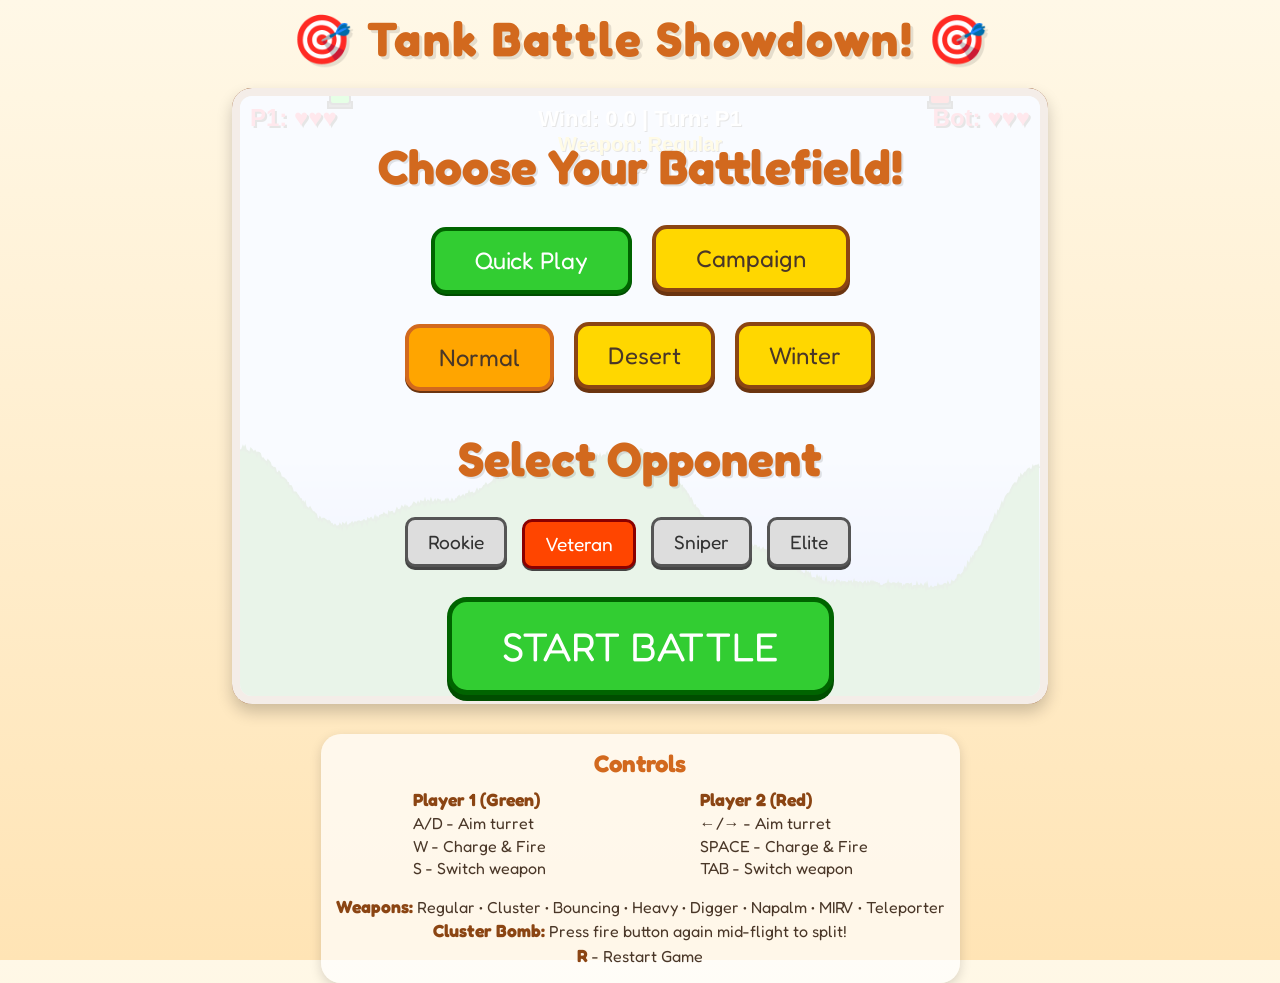
<file: index.html>
<!DOCTYPE html>
<html lang="fi">

<head>
  <meta charset="UTF-8" />
  <meta name="viewport" content="width=device-width, initial-scale=1.0" />
  <title>🎮 Tank Battle Cartoon! 💥</title>
  <link rel="stylesheet" href="style.css" />
</head>

<body>
  <h1>🎯 Tank Battle Showdown! 🎯</h1>

  <div id="game-container">
    <canvas id="gameCanvas" width="800" height="600"></canvas>

    <button id="menu-btn" onclick="showMainMenu()" style="display: none;">☰ Menu</button>

    <div id="start-screen">
      <h2>Choose Your Battlefield!</h2>

      <div id="mode-selector" style="display: flex; gap: 20px; margin-bottom: 30px;">
        <button class="mode-btn selected" onclick="selectMode('quickplay')">Quick Play</button>
        <button class="mode-btn" onclick="selectMode('campaign')">Campaign</button>
      </div>

      <div id="quickplay-options">
        <div class="theme-selector">
          <button class="theme-btn selected" onclick="selectTheme('NORMAL')">Normal</button>
          <button class="theme-btn" onclick="selectTheme('DESERT')">Desert</button>
          <button class="theme-btn" onclick="selectTheme('WINTER')">Winter</button>
        </div>

        <h2>Select Opponent</h2>
        <div class="difficulty-selector" style="display: flex; gap: 15px; margin-bottom: 30px;">
          <button class="diff-btn" onclick="selectDifficulty('ROOKIE')">Rookie</button>
          <button class="diff-btn selected" onclick="selectDifficulty('VETERAN')">Veteran</button>
          <button class="diff-btn" onclick="selectDifficulty('SNIPER')">Sniper</button>
          <button class="diff-btn" onclick="selectDifficulty('ELITE')">Elite</button>
        </div>
      </div>

      <div id="campaign-options" style="display: none;">
        <p style="font-size: 1.3em; margin: 20px 0;">Fight through 6 challenging levels!</p>
        <p style="font-size: 1.1em; color: #8b4513;">
          Level 1: Boot Camp (Rookie)<br />
          Level 2: Desert Patrol (Rookie)<br />
          Level 3: Mountain Ambush (Veteran)<br />
          Level 4: Desert Storm (Veteran)<br />
          Level 5: Arctic Assault (Sniper)<br />
          Level 6: Final Showdown (Elite)
        </p>
      </div>

      <button id="start-btn" onclick="startGame()">START BATTLE</button>
    </div>

    <!-- Victory/Defeat Overlays -->
    <div id="victory-overlay" style="display: none;">
      <div class="overlay-content">
        <h1 id="victory-title">🎉 Level Complete!</h1>
        <p id="victory-message">Next: Level 2 - Desert Storm</p>
        <button class="overlay-btn" onclick="continueToNextLevel()">Continue</button>
      </div>
    </div>

    <div id="defeat-overlay" style="display: none;">
      <div class="overlay-content">
        <h1>❌ Mission Failed!</h1>
        <p>Try again?</p>
        <button class="overlay-btn" onclick="retryLevel()">Retry</button>
        <button class="overlay-btn secondary" onclick="returnToMenu()">Menu</button>
      </div>
    </div>

    <div id="campaign-complete-overlay" style="display: none;">
      <div class="overlay-content">
        <h1>🏆 CAMPAIGN COMPLETE! 🏆</h1>
        <p>You are a Tank Master!<br />You've conquered all 3 levels!</p>
        <button class="overlay-btn" onclick="returnToMenu()">Return to Menu</button>
      </div>
    </div>
  </div>

  <div id="controls">
    <h3>Controls</h3>
    <div style="display: flex; justify-content: space-around; margin-top: 10px">
      <div style="text-align: left">
        <strong>Player 1 (Green)</strong><br />
        A/D - Aim turret<br />
        W - Charge & Fire<br />
        S - Switch weapon
      </div>
      <div style="text-align: left">
        <strong>Player 2 (Red)</strong><br />
        ←/→ - Aim turret<br />
        SPACE - Charge & Fire<br />
        TAB - Switch weapon
      </div>
    </div>
    <p style="text-align: center; margin-top: 15px">
      <strong>Weapons:</strong> Regular • Cluster • Bouncing • Heavy • Digger • Napalm • MIRV • Teleporter<br />
      <strong>Cluster Bomb:</strong> Press fire button again mid-flight to
      split!<br />
      <strong>R</strong> - Restart Game
    </p>
  </div>

  <script src="script.js"></script>
</body>

</html>
</file>
<file: style.css>
@import url("https://fonts.googleapis.com/css2?family=Fredoka+One&family=Fredoka:wght@400;600;700&display=swap");

body {
  font-family: "Fredoka", "Arial Rounded MT Bold", sans-serif;
  background: linear-gradient(to bottom, #fff8e7 0%, #ffe4b5 100%);
  color: #4a3728;
  text-align: center;
  margin: 0;
  padding: 30px 20px;
  height: 100vh;
  display: flex;
  flex-direction: column;
  justify-content: center;
  align-items: center;
}

h1 {
  font-family: "Fredoka One", cursive;
  color: #d2691e;
  font-size: 3em;
  margin-bottom: 20px;
  text-shadow: 3px 3px 0px rgba(0, 0, 0, 0.1);
  letter-spacing: 2px;
}

#game-container {
  position: relative;
  width: fit-content;
  margin: 0 auto 30px auto;
  border-radius: 20px;
  box-shadow: 0 8px 16px rgba(0, 0, 0, 0.2);
}

#gameCanvas {
  border: 8px solid #8b4513;
  border-radius: 20px;
  background-color: #87ceeb;
  display: block;
  cursor: crosshair;
}

#start-screen {
  position: absolute;
  top: 0;
  left: 0;
  width: 100%;
  height: 100%;
  background-color: rgba(255, 255, 255, 0.9);
  border-radius: 20px;
  /* Match container/canvas radius */
  /* Slightly less than container to fit inside border */
  display: flex;
  flex-direction: column;
  justify-content: center;
  align-items: center;
  z-index: 10;
}

#start-screen h2 {
  font-family: "Fredoka One", cursive;
  font-size: 3em;
  color: #d2691e;
  margin-bottom: 30px;
  text-shadow: 2px 2px 0px rgba(0, 0, 0, 0.1);
}

.theme-selector {
  display: flex;
  gap: 20px;
  margin-bottom: 40px;
}

.theme-btn {
  font-family: "Fredoka", sans-serif;
  font-size: 1.5em;
  padding: 15px 30px;
  border: 4px solid #8b4513;
  border-radius: 15px;
  background-color: #ffd700;
  color: #4a3728;
  cursor: pointer;
  transition: all 0.2s;
  box-shadow: 0 4px 0 #6b3410;
}

.theme-btn:hover {
  transform: translateY(-2px);
  box-shadow: 0 6px 0 #6b3410;
  background-color: #ffec8b;
}

.theme-btn.selected {
  background-color: #ffa500;
  transform: translateY(2px);
  box-shadow: 0 2px 0 #6b3410;
  border-color: #d2691e;
}

#start-btn {
  font-family: "Fredoka One", cursive;
  font-size: 2.5em;
  padding: 20px 50px;
  background-color: #32cd32;
  color: white;
  border: 5px solid #006400;
  border-radius: 20px;
  cursor: pointer;
  box-shadow: 0 6px 0 #004d00;
  transition: all 0.2s;
  text-transform: uppercase;
}

#start-btn:hover {
  background-color: #3cb371;
  transform: translateY(-3px);
  box-shadow: 0 9px 0 #004d00;
}

#start-btn:active {
  transform: translateY(3px);
  box-shadow: 0 3px 0 #004d00;
}

#menu-btn {
  position: absolute;
  top: 70px;
  left: 20px;
  font-family: "Fredoka", sans-serif;
  font-weight: 600;
  font-size: 1.2em;
  padding: 8px 16px;
  background-color: #ffd700;
  color: #4a3728;
  border: 3px solid #8b4513;
  border-radius: 10px;
  cursor: pointer;
  box-shadow: 0 3px 0 #6b3410;
  transition: all 0.1s;
  z-index: 5;
}

#menu-btn:hover {
  background-color: #ffa500;
  transform: translateY(-1px);
  box-shadow: 0 4px 0 #6b3410;
}

#menu-btn:active {
  transform: translateY(1px);
  box-shadow: 0 2px 0 #6b3410;
}

#controls {
  background-color: rgba(255, 255, 255, 0.7);
  border-radius: 20px;
  padding: 15px;
  max-width: 800px;
  margin: 0 auto;
  box-shadow: 0 4px 12px rgba(0, 0, 0, 0.15);
}

#controls h3 {
  font-family: "Fredoka One", cursive;
  font-size: 1.5em;
  color: #d2691e;
  margin-bottom: 10px;
  margin-top: 0;
}

#controls strong {
  font-size: 1.1em;
  color: #8b4513;
}

#controls div {
  font-size: 1em;
  line-height: 1.4;
}

#controls p {
  font-size: 1em;
  line-height: 1.4;
  margin-bottom: 0;
}

#windDisplay {
  margin-bottom: 15px;
  font-size: 1.5em;
  font-weight: 700;
  color: #4a3728;
  background-color: rgba(255, 255, 255, 0.8);
  border-radius: 15px;
  padding: 10px 20px;
  display: inline-block;
  box-shadow: 0 3px 8px rgba(0, 0, 0, 0.1);
}
.diff-btn {
  font-family: "Fredoka", sans-serif;
  font-size: 1.2em;
  padding: 10px 20px;
  border: 3px solid #555;
  border-radius: 10px;
  background-color: #ddd;
  color: #333;
  cursor: pointer;
  transition: all 0.2s;
  box-shadow: 0 3px 0 #444;
}

.diff-btn:hover {
  transform: translateY(-2px);
  box-shadow: 0 5px 0 #444;
  background-color: #eee;
}

.diff-btn.selected {
  background-color: #ff4500;
  color: white;
  border-color: #8b0000;
  transform: translateY(2px);
  box-shadow: 0 2px 0 #444;
}

.mode-btn {
  font-family: "Fredoka One", cursive;
  font-size: 1.5em;
  padding: 15px 40px;
  border: 4px solid #8b4513;
  border-radius: 15px;
  background-color: #ffd700;
  color: #4a3728;
  cursor: pointer;
  transition: all 0.2s;
  box-shadow: 0 4px 0 #6b3410;
}

.mode-btn:hover {
  transform: translateY(-2px);
  box-shadow: 0 6px 0 #6b3410;
  background-color: #ffec8b;
}

.mode-btn.selected {
  background-color: #32cd32;
  color: white;
  border-color: #006400;
  transform: translateY(2px);
  box-shadow: 0 2px 0 #004d00;
}

#victory-overlay,
#defeat-overlay,
#campaign-complete-overlay {
  position: absolute;
  top: 0;
  left: 0;
  width: 100%;
  height: 100%;
  background-color: rgba(0, 0, 0, 0.85);
  display: flex;
  justify-content: center;
  align-items: center;
  z-index: 100;
  border-radius: 20px;
}

.overlay-content {
  background-color: rgba(255, 255, 255, 0.95);
  border: 6px solid #8b4513;
  border-radius: 25px;
  padding: 40px 60px;
  text-align: center;
  box-shadow: 0 10px 30px rgba(0, 0, 0, 0.5);
  animation: popIn 0.3s ease-out;
}

@keyframes popIn {
  0% {
    transform: scale(0.5);
    opacity: 0;
  }
  100% {
    transform: scale(1);
    opacity: 1;
  }
}

.overlay-content h1 {
  font-family: "Fredoka One", cursive;
  font-size: 3em;
  color: #d2691e;
  margin: 0 0 20px 0;
  text-shadow: 2px 2px 0px rgba(0, 0, 0, 0.1);
}

.overlay-content p {
  font-family: "Fredoka", sans-serif;
  font-size: 1.5em;
  color: #4a3728;
  margin: 0 0 30px 0;
  line-height: 1.6;
}

.overlay-btn {
  font-family: "Fredoka One", cursive;
  font-size: 1.8em;
  padding: 15px 40px;
  margin: 10px;
  background-color: #32cd32;
  color: white;
  border: 5px solid #006400;
  border-radius: 15px;
  cursor: pointer;
  box-shadow: 0 5px 0 #004d00;
  transition: all 0.2s;
}

.overlay-btn:hover {
  background-color: #3cb371;
  transform: translateY(-3px);
  box-shadow: 0 8px 0 #004d00;
}

.overlay-btn:active {
  transform: translateY(2px);
  box-shadow: 0 3px 0 #004d00;
}

.overlay-btn.secondary {
  background-color: #ff6b6b;
  border-color: #c92a2a;
  box-shadow: 0 5px 0 #8b0000;
}

.overlay-btn.secondary:hover {
  background-color: #ff8787;
  box-shadow: 0 8px 0 #8b0000;
}

.overlay-btn.secondary:active {
  box-shadow: 0 3px 0 #8b0000;
}
</file>
